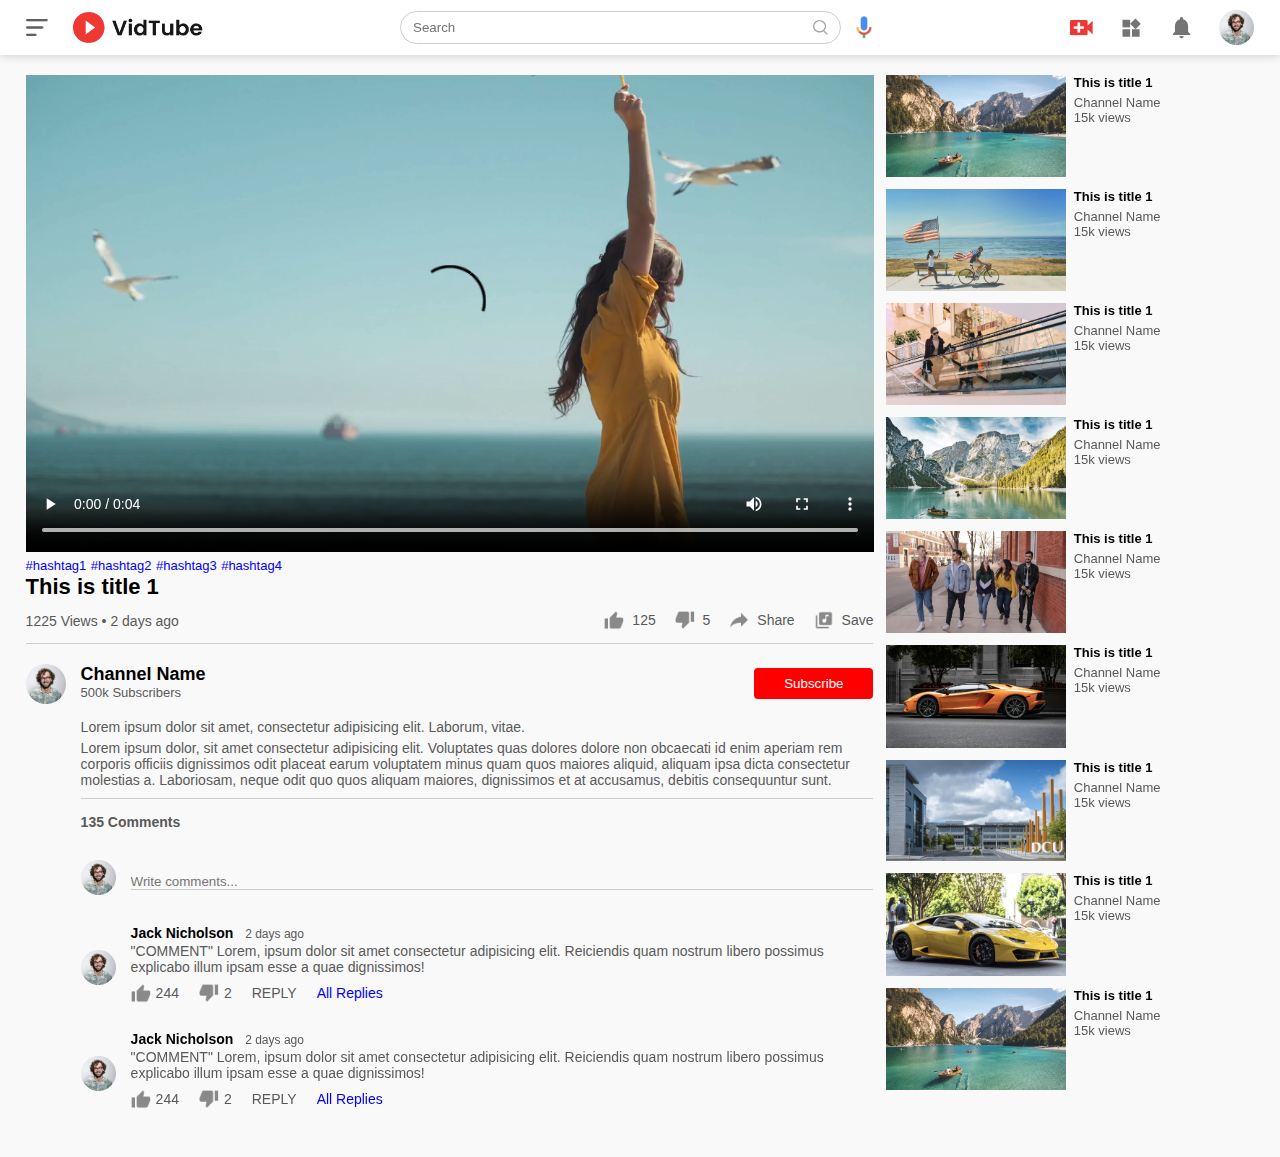
<file: play-video.html>
<!DOCTYPE html>
<html lang="en">
<head>
    <meta charset="UTF-8">
    <meta http-equiv="X-UA-Compatible" content="IE=edge">
    <meta name="viewport" content="width=device-width, initial-scale=1.0">
    <title>Play Video - With Title</title>
    <link rel="stylesheet" href="style.css">
</head>
<body>
        
    <!-- nav -->
    <nav class="flex-div">
        <div class="nav-left flex-div">
            <img src="./images/menu.png" class="menu-icon">
            <img src="./images/logo.png" class="logo">
        </div>

        <div class="nav-mid flex-div">
            <div class="search-box flex-div">
                <input type="text" placeholder="Search">
                <img src="./images/search.png">
            </div>
            <img src="./images/voice-search.png" class="mic-icon">
        </div>
        
        <div class="nav-right flex-div">
            <img src="./images/upload.png">
            <img src="./images/more.png">
            <img src="./images/notification.png">
            <img src="./images/Jack.png" class="user-icon">
        </div>
    </nav>

    <!-- main -->
    <div class="container play-container">
        <div class="row">
            <div class="play-video">
                <video controls autoplay>
                    <source src="./images/video.mp4" type="video/mp4">
                </video>

                <div class="tags">
                    <a href="">#hashtag1</a>
                    <a href="">#hashtag2</a>
                    <a href="">#hashtag3</a>
                    <a href="">#hashtag4</a>
                </div>
                <h3>This is title 1</h3>
                <div class="play-video-info">
                    <p>1225 Views &bull; 2 days ago</p>
                    <div>
                        <a href=""><img src="./images/like.png">125</a>
                        <a href=""><img src="./images/dislike.png">5</a>
                        <a href=""><img src="./images/share.png">Share</a>
                        <a href=""><img src="./images/save.png">Save</a>
                    </div>
                </div>

                <hr>

                <div class="publisher">
                    <img src="./images/Jack.png">
                    <div>
                        <p>Channel Name</p>
                        <span>500k Subscribers</span>
                    </div>
                    <button type="button">Subscribe</button>
                </div>

                <div class="vid-description">
                    <p>Lorem ipsum dolor sit amet, consectetur adipisicing elit. Laborum, vitae.</p>
                    
                    <p>Lorem ipsum dolor, sit amet consectetur adipisicing elit. Voluptates quas dolores dolore non obcaecati id enim aperiam rem corporis officiis dignissimos odit placeat earum voluptatem minus quam quos maiores aliquid, aliquam ipsa dicta consectetur molestias a. Laboriosam, neque odit quo quos aliquam maiores, dignissimos et at accusamus, debitis consequuntur sunt.</p>
                    
                    <hr>
                    
                    <h4>135 Comments</h4>
                    
                    <div class="add-comment">
                        <img src="./images/Jack.png">
                        <input type="text" placeholder="Write comments...">
                    </div>

                    <div class="old-comment">
                        <img src="./images/Jack.png">
                        <div>
                            <h3>Jack Nicholson <span>2 days ago</span></h3>
                            
                            <p>"COMMENT" Lorem, ipsum dolor sit amet consectetur adipisicing elit. Reiciendis quam nostrum libero possimus explicabo illum ipsam esse a quae dignissimos!</p>

                            <div class="comment-action">
                                <img src="./images/like.png">
                                <span>244</span>
                                <img src="./images/dislike.png">
                                <span>2</span>
                                <span>REPLY</span>
                                <a href="">All Replies</a>
                            </div>
                        </div>
                    </div>

                    <div class="old-comment">
                        <img src="./images/Jack.png">
                        <div>
                            <h3>Jack Nicholson <span>2 days ago</span></h3>
                            
                            <p>"COMMENT" Lorem, ipsum dolor sit amet consectetur adipisicing elit. Reiciendis quam nostrum libero possimus explicabo illum ipsam esse a quae dignissimos!</p>

                            <div class="comment-action">
                                <img src="./images/like.png">
                                <span>244</span>
                                <img src="./images/dislike.png">
                                <span>2</span>
                                <span>REPLY</span>
                                <a href="">All Replies</a>
                            </div>
                        </div>
                    </div>
                </div>
            </div>
            
            <div class="right-sidebar">
                <div class="side-video-list">
                    <a href="" class="small-thumbnail"><img src="./images/thumbnail1.png"></a>
                    <div class="vid-info">
                        <a href="">This is title 1</a>
                        <p>Channel Name</p>
                        <p>15k views</p>
                    </div>
                </div>
            
                <div class="side-video-list">
                    <a href="" class="small-thumbnail"><img src="./images/thumbnail2.png"></a>
                    <div class="vid-info">
                        <a href="">This is title 1</a>
                        <p>Channel Name</p>
                        <p>15k views</p>
                    </div>
                </div>
            
                <div class="side-video-list">
                    <a href="" class="small-thumbnail"><img src="./images/thumbnail3.png"></a>
                    <div class="vid-info">
                        <a href="">This is title 1</a>
                        <p>Channel Name</p>
                        <p>15k views</p>
                    </div>
                </div>
            
                <div class="side-video-list">
                    <a href="" class="small-thumbnail"><img src="./images/thumbnail4.png"></a>
                    <div class="vid-info">
                        <a href="">This is title 1</a>
                        <p>Channel Name</p>
                        <p>15k views</p>
                    </div>
                </div>
            
                <div class="side-video-list">
                    <a href="" class="small-thumbnail"><img src="./images/thumbnail5.png"></a>
                    <div class="vid-info">
                        <a href="">This is title 1</a>
                        <p>Channel Name</p>
                        <p>15k views</p>
                    </div>
                </div>
            
                <div class="side-video-list">
                    <a href="" class="small-thumbnail"><img src="./images/thumbnail6.png"></a>
                    <div class="vid-info">
                        <a href="">This is title 1</a>
                        <p>Channel Name</p>
                        <p>15k views</p>
                    </div>
                </div>
            
                <div class="side-video-list">
                    <a href="" class="small-thumbnail"><img src="./images/thumbnail7.png"></a>
                    <div class="vid-info">
                        <a href="">This is title 1</a>
                        <p>Channel Name</p>
                        <p>15k views</p>
                    </div>
                </div>
            
                <div class="side-video-list">
                    <a href="" class="small-thumbnail"><img src="./images/thumbnail8.png"></a>
                    <div class="vid-info">
                        <a href="">This is title 1</a>
                        <p>Channel Name</p>
                        <p>15k views</p>
                    </div>
                </div>
            
                <div class="side-video-list">
                    <a href="" class="small-thumbnail"><img src="./images/thumbnail1.png"></a>
                    <div class="vid-info">
                        <a href="">This is title 1</a>
                        <p>Channel Name</p>
                        <p>15k views</p>
                    </div>
                </div>
            </div>
        </div>
    </div>
</body>
</html>
</file>
<file: style.css>
*{
    margin: 0;
    padding: 0;
    font-family: 'poppins' , sans-serif;
    box-sizing: border-box;
}

a{
    text-decoration: none;
    color: #5a5a5a;
}

img{
    cursor: pointer;
}

.flex-div{
    display: flex;
    align-items: center;
}

/* nav */
nav{
    padding: 10px 2%;
    justify-content: space-between;
    box-shadow: 0 0 10px rgba(0, 0, 0, 0.2);
    background: #fff;
    position: sticky;
    top: 0;
    z-index: 10;
}

.nav-right img{
    width: 25px;
    margin-right: 25px;
}
.nav-right .user-icon{
    width: 35px;
    border-radius: 50%;
    margin-right: 0;
}

.nav-left .menu-icon{
    width: 22px;
    margin-right: 25px;
}
.nav-left .logo{
    width: 130px;
}

.nav-mid .mic-icon{
    width: 16px;
}
.nav-mid .search-box{
    border: 1px solid #ccc;
    margin-right: 15px;
    padding: 8px 12px;
    border-radius: 25px;
}
.nav-mid .search-box input{
    width: 400px;
    border: 0;
    outline: 0;
    background: transparent;
}
.nav-mid .search-box img{
    width: 15px;
}

/* sidebar */
.sidebar{
    background: #fff;
    width: 15%;
    height: 100vh;
    position: fixed;
    top: 0;
    padding-left: 2%;
    padding-top: 80px;
}
.shortcut-links a img{
    width: 20px;
    margin-right: 20px;
}
.shortcut-links a{
    display: flex;
    align-items: center;
    margin-bottom: 20px;
    width: fit-content;
    flex-wrap: wrap;
}
.shortcut-links a:first-child{
    color: #ed3833;
}
.sidebar hr{
    border: 0;
    height: 1px;
    background: #ccc;
    width: 85%;
}
.subscribed-list h3{
    font-size: 13px;
    margin: 20px 0;
    color: #5a5a5a;
}
.subscribed-list a{
    display: flex;
    align-items: center;
    margin-bottom: 20px;
    width: fit-content;
    flex-wrap: wrap;
}
.subscribed-list a img{
    width: 25px;
    border-radius: 50%;
    margin-right: 20px;
}
.small-sidebar{
    width: 5%;
}
.small-sidebar a p{
    display: none;
}
.small-sidebar h3{
    display: none;
}
.small-sidebar hr{
    width: 50%;
    margin-bottom: 25px;
}

/* main */
.container{
    background: #f9f9f9;
    padding-left: 17%;
    padding-right: 2%;
    padding-top: 20px;
    padding-bottom: 20px;
}
.large-container{
    padding-left: 7%;
}
.banner{
    width: 100%;
}
.banner img{
    width: 100%;
    border-radius: 8px;
}
.list-container{
    display: grid;
    grid-template-columns: repeat(auto-fit, minmax(250px, 1fr));
    grid-column-gap: 16px;
    grid-row-gap: 30px;
    margin-top: 15px;
}
.vid-list .thumbnail{
    width: 100%;
    border-radius: 5%;
}
.vid-list .flex-div{
    align-items: flex-start;
    margin-top: 7px;
}
.vid-list .flex-div img{
    width: 35px;
    margin-right: 10px;
    border-radius: 50%;
}
.vid-info{
    color: #5a5a5a;
    font-size: 13px;
}
.vid-info a{
    color: #000;
    font-weight: 600;
    display: block;
    margin-bottom: 5px;
}

/* play-video page */
.play-container{
    padding-left: 2%;
}
.row{
    display: flex;
    justify-content: space-between;
    flex-wrap: wrap;
}
.play-video{
    flex-basis: 69%;
}
.right-sidebar{
    flex-basis: 30%;
}
.play-video video{
    width: 100%;
}
.side-video-list{
    display: flex;justify-content: space-between;
    margin-bottom: 8px;
}
.side-video-list img{
    width: 100%;
}
.side-video-list .small-thumbnail{
    flex-basis: 49%;
}
.side-video-list .vid-info{
    flex-basis: 49%;
}
.play-video .tags a{
    color: #0000ff;
    font-size: 13px;
}
.play-video h3{
    font-weight: 600;
    font-size: 22px;
}
.play-video .play-video-info{
    display: flex;
    align-items: center;
    justify-content: space-between;
    flex-wrap: wrap;
    margin-top: 10px;
    font-size: 14px;
    color: #5a5a5a;
}
.play-video .play-video-info a img{
    width: 20px;
    margin-right: 8px;
}
.play-video .play-video-info a{
    display: inline-flex;
    align-items: center;
    margin-left: 15px;
}
.play-video hr{
    border: 0;
    height: 1px;
    background: #ccc;
    margin: 10px 0;
}
.publisher{
    display: flex;
    align-items: center;
    margin-top: 20px;
}
.publisher div{
    flex: 1;
    line-height: 18px;
}
.publisher img{
    width: 40px;
    border-radius: 50%;
    margin-right: 15px;
}
.publisher div p{
    color: #000;
    font-weight: 600;
    font-size: 18px;
}
.publisher div span{
    font-size: 13px;
    color: #5a5a5a;
}
.publisher button{
    background: red;
    color: #fff;
    padding: 8px 30px;
    border: 0;
    outline: 0;
    border-radius: 4px;
    cursor: pointer;
}
.vid-description{
    padding-left: 55px;
    margin: 15px 0;
}
.vid-description p{
    font-size: 14px;
    margin-bottom: 5px;
    color: #5a5a5a;
}
.vid-description h4{
    font-size: 14px;
    color: #5a5a5a;
    margin-top: 15px;
}
.add-comment{
    display: flex;
    align-items: center;
    margin: 30px 0;
}
.add-comment img{
    width: 35px;
    border-radius: 50%;
    margin-right: 15px;
}
.add-comment input{
    border: 0;
    outline: 0;
    border-bottom: 1px solid #ccc;
    width: 100%;
    padding-top: 10px;
    background: transparent;
}
.old-comment{
    display: flex;
    align-items: center;
    margin: 20px 0;
}
.old-comment img{
    width: 35px;
    border-radius: 50%;
    margin-right: 15px;
}
.old-comment h3{
    font-size: 14px;
    margin-bottom: 2px;
}
.old-comment h3 span{
    font-size: 12px;
    color: #5a5a5a;
    font-weight: 500;
    margin-left: 8px;
}
.old-comment .comment-action{
    display: flex;
    align-items: center;
    margin: 8px 0;
    font-size: 14px;
}
.old-comment .comment-action img{
    border-radius: 0;
    width: 20px;
    margin-right: 5px;
}
.old-comment .comment-action span{
    margin-right: 20px;
    color: #5a5a5a;
}
.old-comment .comment-action a{
    color: #0000ff;
}



/* Media Query */
@media (max-width: 900px){
    .menu-icon{
        display: none;
    }
    .sidebar{
        display: none;
    }
    .container, .large-container{
        padding-left: 5%;
        padding-right: 5%;
    }
    .nav-right img{
        display: none;
    }
    .nav-right .user-icon{
        display: block;
        width: 30px;
    }
    .nav-mid .search-box input{
        width: 100px;
    }
    .nav-mid .mic-icon{
        display: none;
    }
    .logo{
        width: 90px;
    }


    .play-video{
        flex-basis: 100%;
    }
    .right-sidebar{
        flex-basis: 100%;
    }
    .play-container{
        padding-left: 5%;
    }
    .vid-description{
        padding-left: 0;
    }
    .play-video .play-video-info a{
        margin-left: 0;
        margin-right: 15px;
        margin-top: 15px;
    }
}
</file>
